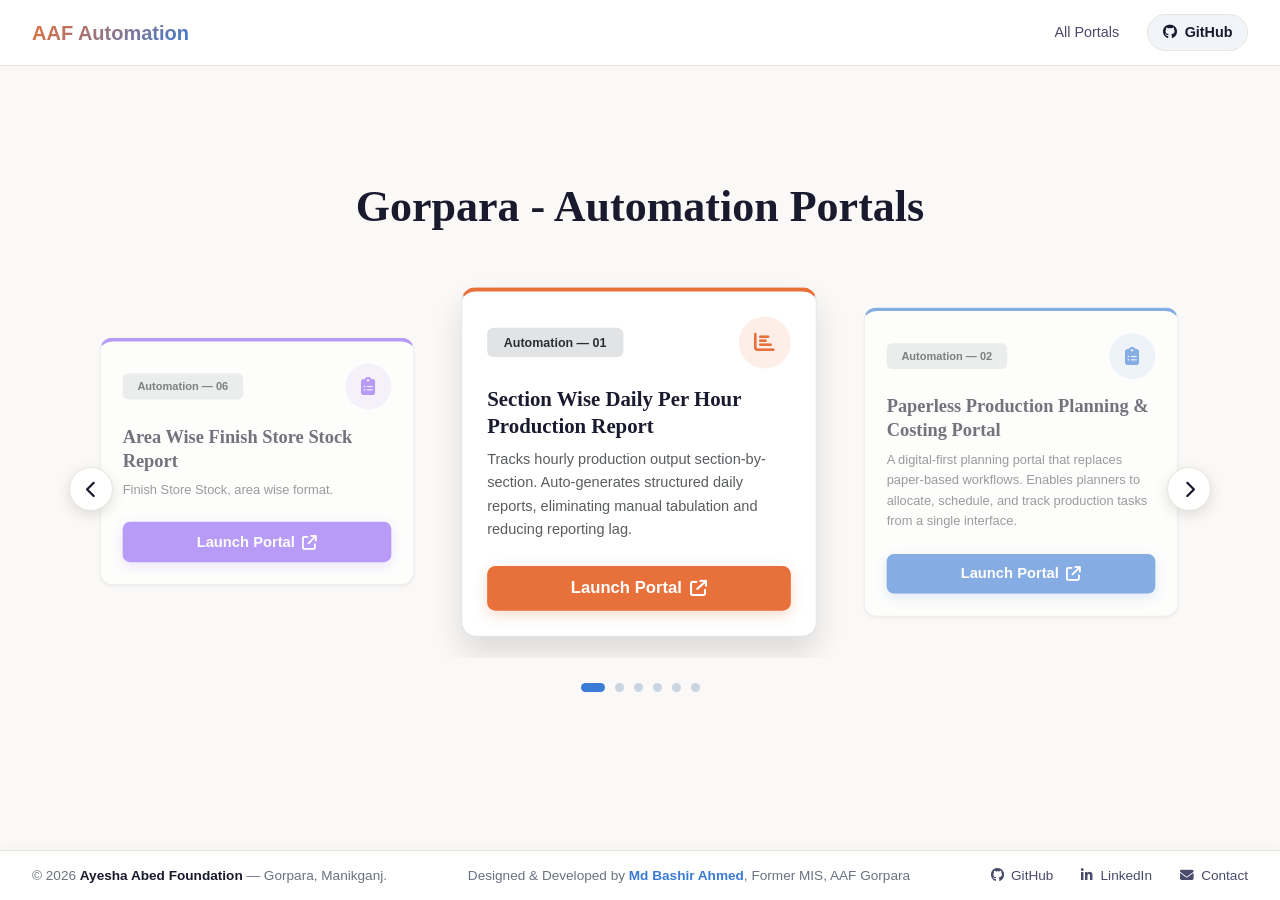
<file: index.html>
<!DOCTYPE html>
<html lang="en">

<head>
  <meta charset="UTF-8" />
  <meta name="viewport" content="width=device-width, initial-scale=1.0" />
  <title>Automation Hub – AAF Gorpara</title>
  <meta name="description"
    content="Centralized portal for AAF Gorpara automation tools. Streamline operations with Google Apps Script powered solutions for production tracking, planning, billing, and attendance management." />
  <meta name="keywords"
    content="automation, AAF Gorpara, Google Apps Script, production planning, attendance bonus, travel bill, snacks bill, efficiency tools" />
  <meta name="author" content="Bashir" />
  <meta name="robots" content="index, follow" />

  <!-- Open Graph Meta Tags -->
  <meta property="og:title" content="Automation Hub – AAF Gorpara" />
  <meta property="og:description"
    content="Centralized portal for AAF Gorpara automation tools. Streamline operations with Google Apps Script powered solutions." />
  <meta property="og:type" content="website" />
  <meta property="og:url" content="https://github.com/bashir-CSE/Gorpara-Automation-Portals" />
  <meta property="og:image" content="https://via.placeholder.com/1200x630/3a7bd5/ffffff?text=AAF+Automation+Hub" />
  <meta property="og:site_name" content="AAF Gorpara Automation Hub" />

  <!-- Twitter Card Meta Tags -->
  <meta name="twitter:card" content="summary_large_image" />
  <meta name="twitter:title" content="Automation Hub – AAF Gorpara" />
  <meta name="twitter:description" content="Centralized portal for AAF Gorpara automation tools" />
  <meta name="twitter:image" content="https://via.placeholder.com/1200x630/3a7bd5/ffffff?text=AAF+Automation+Hub" />

  <!-- Google Fonts: Inter & Outfit -->
  <link rel="preconnect" href="https://fonts.googleapis.com" />
  <link rel="preconnect" href="https://fonts.gstatic.com" crossorigin />
  <link
    href="https://fonts.googleapis.com/css2?family=Outfit:wght@500;600;700;800&family=Plus+Jakarta+Sans:wght@400;500;600;700&display=swap"
    rel="stylesheet" />

  <!-- Font Awesome -->
  <link rel="stylesheet" href="https://cdnjs.cloudflare.com/ajax/libs/font-awesome/6.5.0/css/all.min.css" />

  <!-- Bootstrap 5 CSS -->
  <link href="https://cdn.jsdelivr.net/npm/bootstrap@5.3.3/dist/css/bootstrap.min.css" rel="stylesheet" />

  <!-- Owl Carousel 2 CSS -->
  <link rel="stylesheet" href="https://cdnjs.cloudflare.com/ajax/libs/OwlCarousel2/2.3.4/assets/owl.carousel.min.css" />
  <link rel="stylesheet"
    href="https://cdnjs.cloudflare.com/ajax/libs/OwlCarousel2/2.3.4/assets/owl.theme.default.min.css" />

  <link rel="stylesheet" href="styles.css" />

</head>

<body>
  <!-- Ambient background glow elements -->
  <div class="ambient-glow glow-1"></div>
  <div class="ambient-glow glow-2"></div>

  <!-- Loading Overlay -->
  <div id="loading-overlay">
    <div class="loader"></div>
  </div>

  <!-- Error Notification -->
  <div id="error-notification">
    <i class="fas fa-exclamation-circle"></i>
    <span id="error-message">Failed to load resources</span>
  </div>

  <!-- Navigation -->
  <header>
    <nav class="navbar" role="navigation" aria-label="Main navigation">
      <div class="nav-container">
        <a href="#" class="nav-brand" aria-label="AAF Gorpara Automation Hub Home">
          <span class="nav-text">AAF Automation</span>
        </a>
        <div class="nav-links" id="nav-links">
          <a href="#portals" class="nav-link-item"><i class="fa-solid fa-grid-2"></i> All Portals</a>
          <a href="https://github.com/bashir-CSE" target="_blank" rel="noopener noreferrer" class="nav-gh-link">
            <i class="fab fa-github"></i> <span>GitHub</span>
          </a>
        </div>
        <button class="nav-toggle" id="nav-toggle" aria-label="Toggle navigation" aria-expanded="false"
          aria-controls="nav-links">
          <span class="nav-toggle-bar"></span>
          <span class="nav-toggle-bar"></span>
          <span class="nav-toggle-bar"></span>
        </button>
      </div>
    </nav>
  </header>

  <!-- ═══════════ MAIN CONTENT ═══════════ -->
  <main class="page-main">
    <section class="cards-section" id="portals">
      <div class="container-fluid px-lg-5 px-3">
        <!-- Section Header -->
        <div class="section-header text-center">
          <h1 class="section-title">Gorpara - Automation Portals</h1>
        </div>

        <!-- 1 Row with Owl Carousel -->
        <div class="portal-carousel-wrapper">
          <div class="owl-carousel owl-theme" id="portals-carousel">
          </div>
        </div>
      </div>
    </section>
  </main>

  <!-- ═══════════ ALWAYS VISIBLE FOOTER ═══════════ -->
  <footer class="site-footer">
    <div class="footer-container">
      <div class="footer-left">
        <p class="footer-org mb-0">
          &copy; 2026 <strong>Ayesha Abed Foundation</strong> — Gorpara, Manikganj.
        </p>
      </div>
      <div class="footer-center">
        <p class="footer-credit mb-0">
          Designed & Developed by <strong>Md Bashir Ahmed</strong>, Former MIS, AAF Gorpara
        </p>
      </div>
      <div class="footer-right">
        <div class="footer-links">
          <a href="https://github.com/bashir-CSE" target="_blank" rel="noopener noreferrer">
            <i class="fab fa-github"></i> GitHub
          </a>
          <a href="https://www.linkedin.com/in/bashir-6923131b0/" target="_blank" rel="noopener noreferrer">
            <i class="fab fa-linkedin-in"></i> LinkedIn
          </a>
          <a href="mailto:babashir8811@gmail.com">
            <i class="fas fa-envelope"></i> Contact
          </a>
        </div>
      </div>
    </div>
  </footer>

  <!-- Structured Data -->
  <script type="application/ld+json">
  {
    "@context": "https://schema.org",
    "@type": "WebApplication",
    "name": "AAF Gorpara Automation Hub",
    "description": "Centralized portal for AAF Gorpara automation tools using Google Apps Script",
    "url": "https://github.com/bashir-CSE/Gorpara-Automation-Portals",
    "applicationCategory": "BusinessApplication",
    "operatingSystem": "Web Browser",
    "author": {
      "@type": "Person",
      "name": "Bashir",
      "email": "babashir8811@gmail.com",
      "url": "https://github.com/bashir-CSE"
    },
    "offers": {
      "@type": "Offer",
      "price": "0",
      "priceCurrency": "USD"
    },
    "featureList": [
      "Production Reporting",
      "Production Planning",
      "Bill Generation",
      "Attendance Management",
      "Travel Expense Tracking"
    ],
    "softwareRequirements": "Web Browser with Internet Connection",
    "inLanguage": "en",
    "accessMode": "Web"
  }
  </script>

  <!-- jQuery, Owl Carousel & Bootstrap 5 Scripts -->
  <script src="https://code.jquery.com/jquery-3.7.1.min.js"></script>
  <script src="https://cdnjs.cloudflare.com/ajax/libs/OwlCarousel2/2.3.4/owl.carousel.min.js"></script>
  <script src="https://cdn.jsdelivr.net/npm/bootstrap@5.3.3/dist/js/bootstrap.bundle.min.js"></script>
  <script src="script.js"></script>
</body>

</html>
</file>
<file: styles.css>
/* ─── AAF Gorpara Automation Hub - Light Modern Design ─── */

/* ─── CSS Variables ─── */
:root {
  --bg-primary: #faf9f7;
  --bg-secondary: #ffffff;
  --bg-card: #ffffff;
  --bg-card-hover: #fefefe;
  --text-primary: #1a1a2e;
  --text-secondary: #4a4a6a;
  --text-muted: #6b7280;
  --accent-1: #e8703a;
  --accent-1-soft: #fff0e8;
  --accent-2: #3a7bd5;
  --accent-2-soft: #eaf1fb;
  --accent-3: #10b981;
  --accent-3-soft: #e6faf4;
  --accent-4: #f59e0b;
  --accent-4-soft: #fef5e7;
  --accent-5: #ef4444;
  --accent-5-soft: #fef2f2;
  --accent-6: #8b5cf6;
  --accent-6-soft: #f3e8ff;
  --border: #e8e4dc;
  --border-hover: #d4d0c8;
  --shadow-sm: 0 1px 2px 0 rgba(0, 0, 0, 0.05);
  --shadow: 0 4px 6px -1px rgba(0, 0, 0, 0.07), 0 2px 4px -2px rgba(0, 0, 0, 0.05);
  --shadow-lg: 0 20px 25px -5px rgba(0, 0, 0, 0.08), 0 8px 10px -6px rgba(0, 0, 0, 0.05);
  --radius-sm: 10px;
  --radius: 16px;
  --radius-lg: 24px;
  --transition: all 0.3s cubic-bezier(0.4, 0, 0.2, 1);
}

/* ─── Global Reset & Layout (Keep Footer Always Visible) ─── */
*,
*::before,
*::after {
  box-sizing: border-box;
  margin: 0;
  padding: 0;
}

html,
body {
  height: 100%;
}

html {
  scroll-behavior: smooth;
}

body {
  font-family: 'DM Sans', -apple-system, BlinkMacSystemFont, sans-serif;
  background: var(--bg-primary);
  color: var(--text-primary);
  min-height: 100vh;
  display: flex;
  flex-direction: column;
  overflow-x: hidden;
  line-height: 1.6;
  -webkit-font-smoothing: antialiased;
  -moz-osx-font-smoothing: grayscale;
}

/* Page main fills viewport so footer is always anchored at bottom */
.page-main {
  flex: 1 0 auto;
  display: flex;
  flex-direction: column;
  justify-content: center;
  padding: 1.5rem 0 2.5rem;
  width: 100%;
}

/* ─── Navigation (Fixed / Sticky with Proper Z-index & Polish) ─── */
header {
  position: sticky;
  top: 0;
  z-index: 1050;
  background: rgba(255, 255, 255, 0.9);
  backdrop-filter: blur(20px);
  -webkit-backdrop-filter: blur(20px);
  border-bottom: 1px solid var(--border);
}

.navbar {
  padding: 0.85rem 2rem;
  transition: padding 0.25s ease, background-color 0.25s ease, box-shadow 0.25s ease;
}

.navbar.scrolled {
  padding: 0.65rem 2rem;
  background: rgba(255, 255, 255, 0.98);
  box-shadow: 0 4px 18px rgba(0, 0, 0, 0.06);
}

.nav-container {
  max-width: 1400px;
  margin: 0 auto;
  width: 100%;
  display: flex;
  justify-content: space-between;
  align-items: center;
}

.nav-brand {
  display: flex;
  align-items: center;
  gap: 0.65rem;
  text-decoration: none;
  color: var(--text-primary);
  font-weight: 700;
  font-size: 1.15rem;
}

.nav-logo-icon {
  width: 36px;
  height: 36px;
  border-radius: 9px;
  background: linear-gradient(135deg, var(--accent-1), var(--accent-2));
  color: #fff;
  display: inline-flex;
  align-items: center;
  justify-content: center;
  font-size: 0.95rem;
  box-shadow: 0 3px 8px rgba(58, 123, 213, 0.28);
}

.nav-text {
  font-weight: 700;
  font-size: 1.25rem;
  background: linear-gradient(135deg, var(--accent-1), var(--accent-2));
  -webkit-background-clip: text;
  -webkit-text-fill-color: transparent;
  background-clip: text;
}

.nav-links {
  display: flex;
  gap: 1.75rem;
  align-items: center;
}

.nav-links a {
  color: var(--text-secondary);
  text-decoration: none;
  font-size: 0.9rem;
  font-weight: 500;
  transition: color 0.25s ease;
  position: relative;
  display: flex;
  align-items: center;
  gap: 0.5rem;
}

.nav-links a:hover {
  color: var(--text-primary);
}

.nav-links a::after {
  content: '';
  position: absolute;
  bottom: -4px;
  left: 0;
  width: 0;
  height: 2px;
  background: linear-gradient(90deg, var(--accent-1), var(--accent-2));
  transition: var(--transition);
  border-radius: 2px;
}

.nav-links a:hover::after {
  width: 100%;
}

.nav-gh-link {
  padding: 0.4rem 0.9rem;
  border-radius: 999px;
  background: #f1f5f9;
  border: 1px solid var(--border);
  font-weight: 600 !important;
  color: var(--text-primary) !important;
}

.nav-gh-link:hover {
  background: var(--text-primary) !important;
  color: #ffffff !important;
  border-color: var(--text-primary);
}

.nav-gh-link::after {
  display: none !important;
}

/* ─── Mobile Nav Toggle ─── */
.nav-toggle {
  display: none;
  flex-direction: column;
  justify-content: center;
  gap: 5px;
  width: 40px;
  height: 40px;
  padding: 0 8px;
  background: transparent;
  border: 1px solid var(--border);
  border-radius: var(--radius-sm);
  cursor: pointer;
  transition: background 0.25s ease, border-color 0.25s ease;
}

.nav-toggle:hover {
  background: var(--bg-primary);
  border-color: var(--border-hover);
}

.nav-toggle-bar {
  display: block;
  height: 2px;
  width: 100%;
  background: var(--text-primary);
  border-radius: 2px;
  transition: transform 0.3s ease, opacity 0.3s ease;
}

.nav-toggle[aria-expanded="true"] .nav-toggle-bar:nth-child(1) {
  transform: translateY(7px) rotate(45deg);
}

.nav-toggle[aria-expanded="true"] .nav-toggle-bar:nth-child(2) {
  opacity: 0;
}

.nav-toggle[aria-expanded="true"] .nav-toggle-bar:nth-child(3) {
  transform: translateY(-7px) rotate(-45deg);
}

/* ─── Section Header ─── */
.section-header {
  text-align: center;
  margin-bottom: 2rem;
}

.section-title {
  font-family: 'Playfair Display', serif;
  font-size: clamp(2rem, 3.5vw, 2.75rem);
  font-weight: 800;
  color: var(--text-primary);
  margin-bottom: 0.5rem;
  line-height: 1.2;
}

.section-subtitle {
  font-size: 0.95rem;
  color: var(--text-secondary);
  max-width: 600px;
  margin: 0 auto;
  line-height: 1.6;
}

/* ─── Cards Section ─── */
.cards-section {
  padding: 1rem 1rem 2rem;
  position: relative;
  width: 100%;
}

.container {
  max-width: 1400px;
  margin: 0 auto;
  width: 100%;
}

/* ─── Portal Card (Raw Bootstrap + Portal Style) ─── */
.portal-card {
  border-radius: 14px !important;
  border-top: 4px solid var(--card-accent, #6c757d) !important;
  background: #ffffff;
}

.portal-card .card-title {
  font-family: 'Playfair Display', serif;
  line-height: 1.3;
  color: var(--text-primary);
}

/* Accent color per card */
.card-1 {
  --card-accent: var(--accent-1);
}

.card-2 {
  --card-accent: var(--accent-2);
}

.card-3 {
  --card-accent: var(--accent-3);
}

.card-4 {
  --card-accent: var(--accent-4);
}

.card-5 {
  --card-accent: var(--accent-5);
}

.card-6 {
  --card-accent: var(--accent-6);
}

/* Portal icon badge */
.portal-icon {
  width: 50px;
  height: 50px;
  border-radius: 50%;
  display: inline-flex;
  align-items: center;
  justify-content: center;
  font-size: 1.25rem;
  flex-shrink: 0;
}

.bg-icon-1 {
  background-color: rgba(232, 112, 58, 0.12);
}

.bg-icon-2 {
  background-color: rgba(58, 123, 213, 0.12);
}

.bg-icon-3 {
  background-color: rgba(16, 185, 129, 0.12);
}

.bg-icon-4 {
  background-color: rgba(245, 158, 11, 0.12);
}

.bg-icon-5 {
  background-color: rgba(239, 68, 68, 0.12);
}

.bg-icon-6 {
  background-color: rgba(139, 92, 246, 0.12);
}

.text-icon-1 {
  color: var(--accent-1);
}

.text-icon-2 {
  color: var(--accent-2);
}

.text-icon-3 {
  color: var(--accent-3);
}

.text-icon-4 {
  color: var(--accent-4);
}

.text-icon-5 {
  color: var(--accent-5);
}

.text-icon-6 {
  color: var(--accent-6);
}

/* Launch button colors matching portal icon color */
.btn-portal {
  font-weight: 600;
  border-radius: 8px;
  padding: 0.6rem 1rem;
  transition: all 0.25s ease;
  color: #ffffff !important;
  border: none;
}

.btn-1 {
  background-color: var(--accent-1) !important;
  box-shadow: 0 4px 12px rgba(232, 112, 58, 0.25);
}

.btn-1:hover {
  background-color: #d5642a !important;
  box-shadow: 0 6px 16px rgba(232, 112, 58, 0.35);
}

.btn-2 {
  background-color: var(--accent-2) !important;
  box-shadow: 0 4px 12px rgba(58, 123, 213, 0.25);
}

.btn-2:hover {
  background-color: #2c6abf !important;
  box-shadow: 0 6px 16px rgba(58, 123, 213, 0.35);
}

.btn-3 {
  background-color: var(--accent-3) !important;
  box-shadow: 0 4px 12px rgba(16, 185, 129, 0.25);
}

.btn-3:hover {
  background-color: #059669 !important;
  box-shadow: 0 6px 16px rgba(16, 185, 129, 0.35);
}

.btn-4 {
  background-color: var(--accent-4) !important;
  box-shadow: 0 4px 12px rgba(245, 158, 11, 0.25);
}

.btn-4:hover {
  background-color: #d97706 !important;
  box-shadow: 0 6px 16px rgba(245, 158, 11, 0.35);
}

.btn-5 {
  background-color: var(--accent-5) !important;
  box-shadow: 0 4px 12px rgba(239, 68, 68, 0.25);
}

.btn-5:hover {
  background-color: #dc2626 !important;
  box-shadow: 0 6px 16px rgba(239, 68, 68, 0.35);
}

.btn-6 {
  background-color: var(--accent-6) !important;
  box-shadow: 0 4px 12px rgba(139, 92, 246, 0.25);
}

.btn-6:hover {
  background-color: #7c3aed !important;
  box-shadow: 0 6px 16px rgba(139, 92, 246, 0.35);
}

/* ─── Owl Carousel Slide Animation Only ─── */
.portal-carousel-wrapper {
  position: relative;
  padding: 0 15px;
}

.owl-carousel .owl-stage {
  display: flex;
  align-items: center;
  padding: 20px 0;
}

.owl-carousel .owl-item {
  display: flex;
  justify-content: center;
  /* Animation only on carousel slides: smooth slide transition, scaling and opacity */
  transition: transform 0.5s cubic-bezier(0.25, 1, 0.5, 1), opacity 0.5s ease;
  opacity: 0.6;
  transform: scale(0.92);
}

/* Centered / Active slide emphasis animation */
.owl-carousel .owl-item.center {
  opacity: 1;
  transform: scale(1.04);
  z-index: 5;
}

.owl-carousel .owl-item.center .card {
  box-shadow: 0 16px 30px rgba(0, 0, 0, 0.12) !important;
}

.owl-carousel .item {
  width: 100%;
}

/* Owl Navigation Buttons */
.owl-carousel .owl-nav button.owl-prev,
.owl-carousel .owl-nav button.owl-next {
  position: absolute;
  top: 50%;
  transform: translateY(-50%);
  width: 44px;
  height: 44px;
  border-radius: 50% !important;
  background: #ffffff !important;
  color: #1a1a2e !important;
  border: 1px solid var(--border) !important;
  box-shadow: 0 4px 14px rgba(0, 0, 0, 0.12);
  display: inline-flex !important;
  align-items: center;
  justify-content: center;
  font-size: 1.1rem !important;
  transition: all 0.25s ease;
  z-index: 10;
}

.owl-carousel .owl-nav button.owl-prev {
  left: -15px;
}

.owl-carousel .owl-nav button.owl-next {
  right: -15px;
}

.owl-carousel .owl-nav button.owl-prev:hover,
.owl-carousel .owl-nav button.owl-next:hover {
  background: var(--accent-2) !important;
  color: #ffffff !important;
  border-color: var(--accent-2) !important;
  box-shadow: 0 6px 18px rgba(58, 123, 213, 0.35);
  transform: translateY(-50%) scale(1.08);
}

.owl-theme .owl-dots {
  margin-top: 1.25rem;
}

.owl-theme .owl-dots .owl-dot span {
  width: 9px;
  height: 9px;
  margin: 4px 5px;
  background: #cbd5e1 !important;
  transition: all 0.3s ease;
}

.owl-theme .owl-dots .owl-dot.active span,
.owl-theme .owl-dots .owl-dot:hover span {
  background: var(--accent-2) !important;
  width: 24px;
  border-radius: 10px;
}

/* ─── Always Visible Footer (Sticky Bottom) ─── */
.site-footer {
  position: sticky;
  bottom: 0;
  left: 0;
  right: 0;
  z-index: 1040;
  background: rgba(255, 255, 255, 0.95);
  backdrop-filter: blur(16px);
  -webkit-backdrop-filter: blur(16px);
  border-top: 1px solid var(--border);
  padding: 0.85rem 2rem;
  margin-top: auto;
  box-shadow: 0 -3px 12px rgba(0, 0, 0, 0.03);
}

.footer-container {
  max-width: 1400px;
  margin: 0 auto;
  display: flex;
  justify-content: space-between;
  align-items: center;
}

.footer-left {
  display: flex;
  align-items: center;
  gap: 0.6rem;
}

.footer-org {
  font-size: 0.85rem;
  color: var(--text-muted);
}

.footer-org strong {
  color: var(--text-primary);
  font-weight: 600;
}

.footer-center {
  display: flex;
  align-items: center;
  justify-content: center;
}

.footer-credit {
  font-size: 0.85rem;
  color: var(--text-muted);
}

.footer-credit strong {
  color: var(--accent-2);
  font-weight: 600;
}

.footer-right {
  display: flex;
}

.footer-links {
  display: flex;
  gap: 1.75rem;
}

.footer-links a {
  color: var(--text-secondary);
  text-decoration: none;
  font-size: 0.85rem;
  font-weight: 500;
  transition: var(--transition);
  display: inline-flex;
  align-items: center;
  gap: 0.45rem;
}

.footer-links a:hover {
  color: var(--accent-1);
}

/* ─── Loading Overlay ─── */
#loading-overlay {
  position: fixed;
  inset: 0;
  background: rgba(255, 255, 255, 0.96);
  display: flex;
  align-items: center;
  justify-content: center;
  z-index: 11000;
  transition: opacity 0.4s ease, visibility 0.4s ease;
}

#loading-overlay.hidden {
  opacity: 0;
  visibility: hidden;
  pointer-events: none;
}

.loader {
  width: 44px;
  height: 44px;
  border: 3px solid var(--border);
  border-top-color: var(--accent-1);
  border-radius: 50%;
  animation: spin 0.8s linear infinite;
}

@keyframes spin {
  to {
    transform: rotate(360deg);
  }
}

/* ─── Error Notification ─── */
#error-notification {
  position: fixed;
  top: 1rem;
  right: 1rem;
  background: var(--bg-card);
  color: var(--text-primary);
  padding: 0.85rem 1.25rem;
  border-radius: var(--radius-sm);
  border: 1px solid rgba(239, 68, 68, 0.2);
  box-shadow: var(--shadow-lg);
  display: none;
  z-index: 11000;
  max-width: 350px;
  font-size: 0.875rem;
}

#error-notification.show {
  display: flex;
  align-items: center;
  gap: 0.65rem;
}

#error-notification i {
  color: var(--accent-5);
  font-size: 1.1rem;
  flex-shrink: 0;
}

/* ─── Responsive Media Queries (Navbar fix & mobile view) ─── */
@media (max-width: 768px) {
  .navbar {
    padding: 0.75rem 1rem;
  }

  .nav-toggle {
    display: flex;
  }

  .nav-links {
    position: absolute;
    top: 100%;
    left: 0;
    right: 0;
    flex-direction: column;
    align-items: flex-start;
    gap: 0;
    background: rgba(255, 255, 255, 0.98);
    backdrop-filter: blur(20px);
    -webkit-backdrop-filter: blur(20px);
    border-bottom: 1px solid var(--border);
    box-shadow: var(--shadow-lg);
    padding: 0 1rem;
    max-height: 0;
    overflow: hidden;
    opacity: 0;
    pointer-events: none;
    transition: max-height 0.3s ease, opacity 0.25s ease, padding 0.3s ease;
  }

  .nav-links.open {
    max-height: 240px;
    opacity: 1;
    pointer-events: auto;
    padding: 0.5rem 1rem 1rem;
  }

  .nav-links a {
    display: block;
    width: 100%;
    padding: 0.75rem 0;
    border-bottom: 1px solid var(--border);
    font-size: 0.95rem;
  }

  .nav-links a:last-child {
    border-bottom: none;
  }

  .nav-gh-link {
    background: transparent;
    border: none;
    padding: 0.75rem 0;
  }

  .owl-carousel .owl-nav button.owl-prev {
    left: 0;
  }

  .owl-carousel .owl-nav button.owl-next {
    right: 0;
  }

  .footer-container {
    flex-direction: column;
    gap: 0.6rem;
    text-align: center;
  }

  .footer-links {
    justify-content: center;
    gap: 1.25rem;
  }
}
</file>
